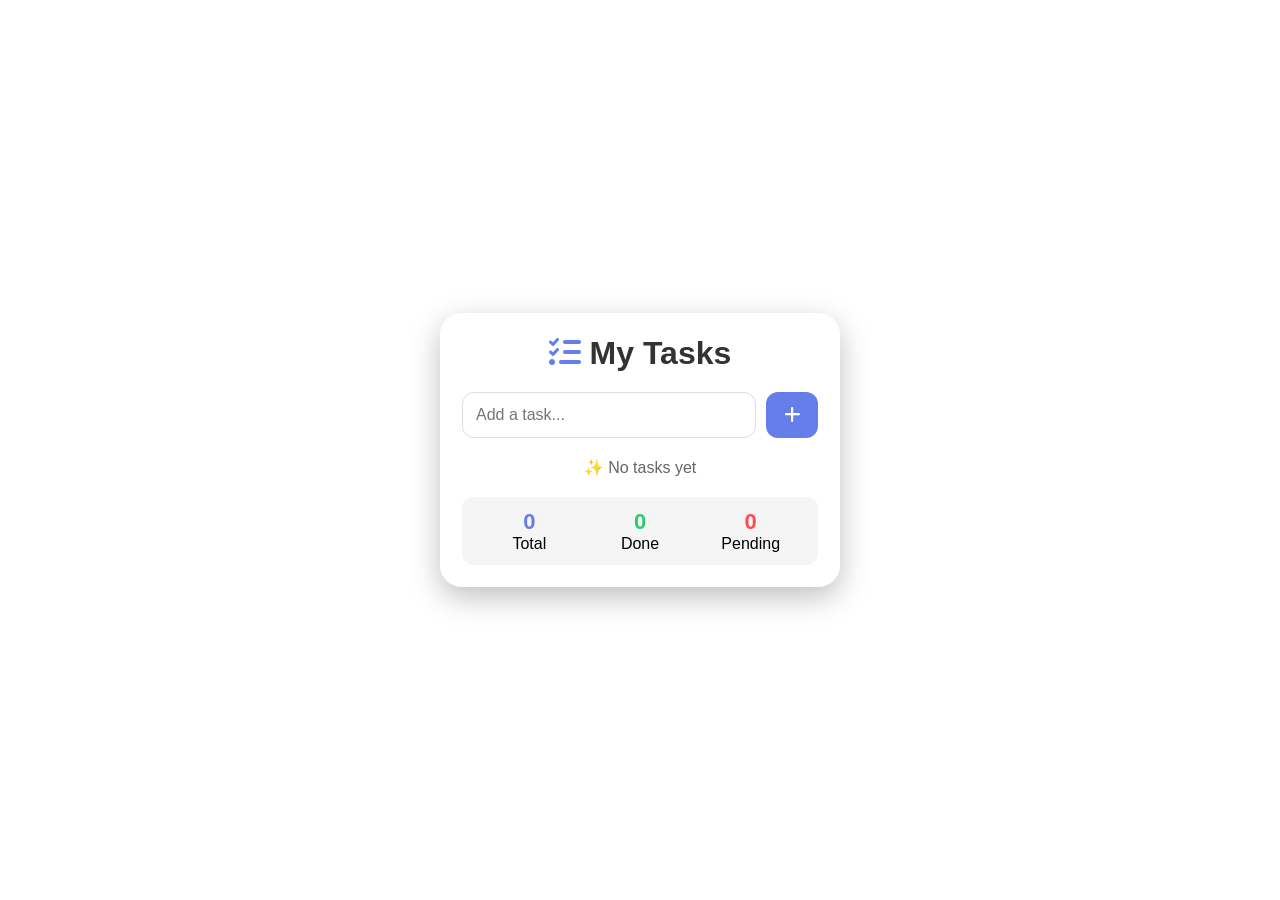
<file: preview (1).html>
<!DOCTYPE html>
<html lang="en">
<head>
<meta charset="UTF-8">
<meta name="viewport" content="width=device-width, initial-scale=1.0">
<title>To Do List</title>

<link rel="stylesheet" href="https://cdnjs.cloudflare.com/ajax/libs/font-awesome/6.5.0/css/all.min.css">

<style>

*{
  margin:0;
  padding:0;
  box-sizing:border-box;
}

body{
  font-family: Arial, sans-serif;
  height:100vh;
  display:flex;
  justify-content:center;
  align-items:center;

  background-image:url('https://img.pikbest.com/backgrounds/20220203/artificial-intelligence-machine-data-technology-concept-banner-webpage-ui-illustration_6262239.jpg!w700wp');

  background-size:cover;
  background-position:center;
  background-repeat:no-repeat;
}

.app{
  width:400px;
  background:rgba(255,255,255,0.92);
  backdrop-filter:blur(8px);

  padding:22px;
  border-radius:22px;
  box-shadow:0 10px 30px rgba(0,0,0,0.25);
}

h2{
  text-align:center;
  margin-bottom:20px;
  color:#333;
  font-size:32px;
}

.title-icon{
  color:#667eea;
}

.input-box{
  display:flex;
  gap:10px;
}

input{
  flex:1;
  padding:13px;
  border:1px solid #ddd;
  border-radius:12px;
  outline:none;
  font-size:16px;
}

input:focus{
  border-color:#667eea;
}

.add{
  width:52px;
  border:none;
  border-radius:12px;
  background:#667eea;
  color:white;
  cursor:pointer;
  font-size:18px;
}

ul{
  list-style:none;
  margin-top:20px;
}

li{
  display:flex;
  justify-content:space-between;
  align-items:center;
  padding:14px;
  margin-top:12px;
  border-radius:16px;
}

.pending{
  background:#ffe5e5;
  border-right:6px solid #ff4d4d;
}


.done{
  background:#e8fff0;
  border-right:6px solid #2ecc71;
}

.done .task-text{
  text-decoration:line-through;
  opacity:0.6;
}

.task-left{
  display:flex;
  align-items:center;
  gap:12px;
}

.task-text{
  font-size:17px;
  color:#333;
}

.delete{
  border:none;
  background:none;
  color:#ff4d4d;
  font-size:20px;
  cursor:pointer;
}



.switch{
  position:relative;
  width:50px;
  height:28px;
}

.switch input{
  display:none;
}

.slider{
  position:absolute;
  inset:0;
  background:#ddd;
  border-radius:30px;
  cursor:pointer;
  transition:0.3s;
}

.slider::before{
  content:"";
  position:absolute;
  width:22px;
  height:22px;
  left:3px;
  top:3px;
  background:white;
  border-radius:50%;
  transition:0.3s;
}

.switch input:checked + .slider{
  background:#667eea;
}

.switch input:checked + .slider::before{
  transform:translateX(22px);
}

.empty{
  text-align:center;
  color:#666;
  margin-top:20px;
}

.stats{
  margin-top:20px;
  display:flex;
  justify-content:space-between;
  background:#f5f5f5;
  padding:12px;
  border-radius:12px;
}

.stats div{
  text-align:center;
  flex:1;
}

.stats span{
  display:block;
  font-size:22px;
  font-weight:bold;
}

.total span{
  color:#667eea;
}

.completed span{
  color:#2ecc71;
}

.pending-stat span{
  color:#ff4d4d;
}

</style>
</head>

<body>

<div class="app">

  <h2>
    <i class="fa-solid fa-list-check title-icon"></i>
    My Tasks
  </h2>

  <div class="input-box">

    <input id="taskInput" placeholder="Add a task..." />

    <button class="add" onclick="addTask()">
      <i class="fa-solid fa-plus"></i>
    </button>

  </div>

  <ul id="list"></ul>

  <div class="stats">

    <div class="total">
      <span id="total">0</span>
      Total
    </div>

    <div class="completed">
      <span id="completed">0</span>
      Done
    </div>

    <div class="pending-stat">
      <span id="pending">0</span>
      Pending
    </div>

  </div>

</div>

<script>

let tasks = [];

function addTask(){

  let input = document.getElementById("taskInput");

  let text = input.value.trim();

  if(text === "") return;

  tasks.push({
    id: Date.now(),
    text: text,
    done: false
  });

  input.value = "";

  render();
}

function toggleTask(id){

  let task = tasks.find(t => t.id === id);

  task.done = !task.done;

  render();
}

function deleteTask(id){

  tasks = tasks.filter(t => t.id !== id);

  render();
}

function render(){

  let list = document.getElementById("list");

  list.innerHTML = "";

  if(tasks.length === 0){

    list.innerHTML = `
      <div class="empty">
        ✨ No tasks yet
      </div>
    `;
  }

  tasks.forEach(t => {

    let li = document.createElement("li");

    li.className = t.done ? "done" : "pending";

    li.innerHTML = `

      <div class="task-left">

        <label class="switch">
          <input 
            type="checkbox"
            ${t.done ? "checked" : ""}
            onchange="toggleTask(${t.id})"
          >
          <span class="slider"></span>
        </label>

        <span class="task-text">
          ${t.text}
        </span>

      </div>

      <button class="delete" onclick="deleteTask(${t.id})">
        <i class="fa-solid fa-trash"></i>
      </button>

    `;

    list.appendChild(li);

  });

  updateStats();
}

function updateStats(){

  let total = tasks.length;

  let completed = tasks.filter(t => t.done).length;

  let pending = total - completed;

  document.getElementById("total").textContent = total;
  document.getElementById("completed").textContent = completed;
  document.getElementById("pending").textContent = pending;
}

document
.getElementById("taskInput")
.addEventListener("keydown", function(e){

  if(e.key === "Enter"){
    addTask();
  }

});

render();

</script>

</body>
</html>
</file>
